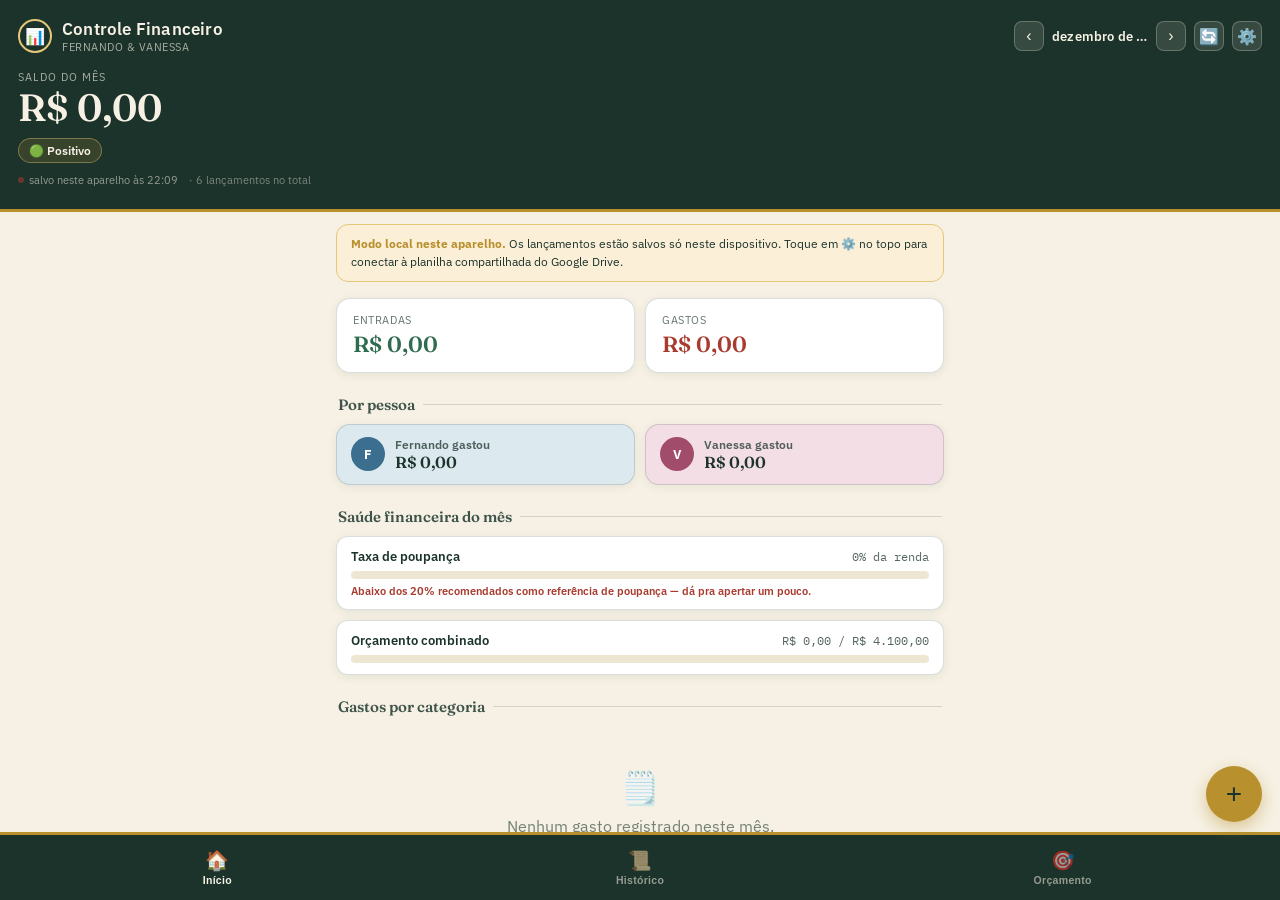
<file: index (1).html>
<!DOCTYPE html>
<html lang="pt-BR">
<head>
<meta charset="UTF-8">
<meta name="viewport" content="width=device-width, initial-scale=1.0, viewport-fit=cover, maximum-scale=1.0">
<title>Controle Financeiro · Fernando & Vanessa</title>

<!-- Ícone e comportamento de app na tela de início -->
<meta name="apple-mobile-web-app-capable" content="yes">
<meta name="mobile-web-app-capable" content="yes">
<meta name="apple-mobile-web-app-status-bar-style" content="black-translucent">
<meta name="apple-mobile-web-app-title" content="Controle Financeiro">
<meta name="theme-color" content="#1C332B">
<link rel="apple-touch-icon" href="[data-uri]">
<link rel="icon" type="image/png" sizes="192x192" href="[data-uri]">
<link rel="icon" type="image/png" sizes="512x512" href="[data-uri]">
<link rel="manifest" href="[data-uri]">

<link rel="preconnect" href="https://fonts.googleapis.com">
<link href="https://fonts.googleapis.com/css2?family=Fraunces:wght@400;500;600;700&family=IBM+Plex+Sans:wght@400;500;600;700&family=IBM+Plex+Mono:wght@500;600&display=swap" rel="stylesheet">
<style>
  :root{
    --paper:#F6F1E4;
    --paper-2:#EDE6D3;
    --ink:#1C332B;
    --ink-soft:#3E5349;
    --gold:#B8902E;
    --gold-soft:#E4C878;
    --fernando:#3B6E8F;
    --fernando-soft:#DCE9EF;
    --vanessa:#A14C6B;
    --vanessa-soft:#F3DEE6;
    --good:#2F6B4F;
    --bad:#A83A2E;
    --line: rgba(28,51,43,0.16);
    --shadow: 0 2px 10px rgba(28,51,43,0.08);
  }
  *{box-sizing:border-box;-webkit-tap-highlight-color:transparent;}
  html,body{margin:0;padding:0; height:100%; overscroll-behavior:none;}
  body{
    background:var(--paper);
    color:var(--ink);
    font-family:'IBM Plex Sans', sans-serif;
    height:100vh;
    height:100dvh;
    display:flex;
    flex-direction:column;
    overflow:hidden;
  }
  .display{font-family:'Fraunces', serif;}
  .mono{font-family:'IBM Plex Mono', monospace;}

  /* Header */
  header.top{
    flex:0 0 auto;
    position:relative; z-index:20;
    background:var(--ink);
    color:var(--paper);
    padding:18px 18px 22px;
    border-bottom: 3px solid var(--gold);
  }
  .top-row{display:flex; align-items:center; justify-content:space-between; gap:10px;}
  .brand{display:flex; align-items:center; gap:10px;}
  .stamp{
    width:34px; height:34px; border-radius:50%;
    border:2px solid var(--gold-soft);
    display:flex; align-items:center; justify-content:center;
    font-size:16px;
  }
  .brand-text .title{font-size:17px; font-weight:600; letter-spacing:.2px;}
  .brand-text .subtitle{font-size:11px; opacity:.65; letter-spacing:.5px; text-transform:uppercase;}

  .month-nav{display:flex; align-items:center; gap:8px;}
  .month-nav button{
    background:rgba(246,241,228,0.12); color:var(--paper); border:1px solid rgba(246,241,228,0.25);
    width:30px; height:30px; border-radius:8px; font-size:16px; cursor:pointer;
  }
  .month-label{font-size:12.5px; width:96px; flex-shrink:0; text-align:center; font-weight:600; letter-spacing:.2px; white-space:nowrap; overflow:hidden; text-overflow:ellipsis;}

  .refresh-btn{
    background:rgba(246,241,228,0.12); color:var(--paper); border:1px solid rgba(246,241,228,0.25);
    width:30px; height:30px; border-radius:8px; font-size:15px; cursor:pointer;
    display:flex; align-items:center; justify-content:center; flex-shrink:0;
  }
  .refresh-btn .ic{display:inline-block; transition:transform .2s;}
  .refresh-btn.spinning .ic{animation:spin .7s linear infinite;}
  @keyframes spin{from{transform:rotate(0deg);} to{transform:rotate(360deg);}}
  .sync-line{font-size:10.5px; opacity:.55; margin-top:10px; display:flex; align-items:center; gap:5px;}
  .sync-dot{width:6px; height:6px; border-radius:50%; background:var(--good); flex-shrink:0;}

  .balance-block{margin-top:16px;}
  .balance-label{font-size:11px; text-transform:uppercase; letter-spacing:1px; opacity:.65;}
  .balance-value{font-family:'Fraunces',serif; font-size:38px; font-weight:600; line-height:1.15; margin-top:2px;}
  .balance-value.neg{color:#E8A79A;}
  .status-chip{
    display:inline-flex; align-items:center; gap:6px;
    margin-top:8px; padding:4px 10px; border-radius:20px;
    background:rgba(184,144,46,0.18); border:1px solid rgba(228,200,120,0.4);
    font-size:12px; font-weight:600;
  }

  /* Content container */
  main{
    flex:1 1 auto; overflow-y:auto; -webkit-overflow-scrolling:touch; overscroll-behavior-y:contain;
    padding:16px; padding-bottom:32px; max-width:640px; width:100%; margin:0 auto;
  }
  .section-title{
    font-family:'Fraunces', serif; font-size:15px; font-weight:600;
    color:var(--ink-soft); margin: 22px 2px 10px; display:flex; align-items:center; gap:8px;
  }
  .section-title .rule{flex:1; height:1px; background:var(--line);}

  .grid2{display:grid; grid-template-columns:1fr 1fr; gap:10px;}
  .card{
    background:#fff; border-radius:14px; padding:14px 16px;
    box-shadow:var(--shadow); border:1px solid var(--line);
  }
  .card .k{font-size:11px; text-transform:uppercase; letter-spacing:.6px; color:var(--ink-soft); opacity:.8;}
  .card .v{font-family:'Fraunces',serif; font-size:22px; font-weight:600; margin-top:3px;}
  .card.in .v{color:var(--good);}
  .card.out .v{color:var(--bad);}

  .person-row{display:flex; gap:10px; margin-top:2px;}
  .person-card{
    flex:1; border-radius:14px; padding:12px 14px; box-shadow:var(--shadow);
    display:flex; align-items:center; gap:10px; border:1px solid var(--line);
  }
  .avatar{width:34px; height:34px; border-radius:50%; display:flex; align-items:center; justify-content:center; font-weight:700; font-size:13px; color:#fff; flex-shrink:0;}
  .person-card.fernando{background:var(--fernando-soft);} .avatar.fernando{background:var(--fernando);}
  .person-card.vanessa{background:var(--vanessa-soft);} .avatar.vanessa{background:var(--vanessa);}
  .person-card .name{font-size:12px; font-weight:600; opacity:.75;}
  .person-card .amt{font-family:'Fraunces',serif; font-weight:600; font-size:16px;}

  .cat-list{display:flex; flex-direction:column; gap:10px;}
  .cat-item{background:#fff; border-radius:12px; padding:11px 14px; box-shadow:var(--shadow); border:1px solid var(--line);}
  .cat-top{display:flex; justify-content:space-between; align-items:baseline; font-size:13px; margin-bottom:6px;}
  .cat-top .name{font-weight:600;}
  .cat-top .nums{font-family:'IBM Plex Mono',monospace; font-size:12px; opacity:.75;}
  .bar-track{height:8px; border-radius:6px; background:var(--paper-2); overflow:hidden;}
  .bar-fill{height:100%; border-radius:6px; background:var(--gold); transition:width .3s;}
  .bar-fill.over{background:var(--bad);}
  .cat-diff{font-size:11px; margin-top:5px; font-weight:600;}
  .cat-diff.pos{color:var(--good);} .cat-diff.neg{color:var(--bad);}

  /* Transactions list */
  .tx-list{display:flex; flex-direction:column; gap:8px;}
  .tx-item{
    background:#fff; border-radius:12px; padding:11px 14px; box-shadow:var(--shadow);
    display:flex; align-items:center; gap:12px; border:1px solid var(--line);
  }
  .tx-icon{
    width:38px; height:38px; border-radius:10px; flex-shrink:0;
    display:flex; align-items:center; justify-content:center; font-size:17px;
  }
  .tx-icon.in{background:#DCEFE3;} .tx-icon.out{background:#F6DEDA;}
  .tx-mid{flex:1; min-width:0;}
  .tx-mid .l1{font-size:13.5px; font-weight:600; white-space:nowrap; overflow:hidden; text-overflow:ellipsis;}
  .tx-mid .l2{font-size:11.5px; color:var(--ink-soft); opacity:.75; margin-top:2px;}
  .tx-val{font-family:'IBM Plex Mono',monospace; font-weight:600; font-size:14px; white-space:nowrap;}
  .tx-val.in{color:var(--good);} .tx-val.out{color:var(--bad);}
  .tx-del{background:none; border:none; color:var(--ink-soft); opacity:.4; font-size:16px; cursor:pointer; padding:4px;}
  .tx-del:active{opacity:.9;}

  .filter-row{display:flex; gap:8px; margin-bottom:12px; overflow-x:auto; padding-bottom:2px;}
  .chip{
    flex-shrink:0; padding:6px 13px; border-radius:20px; font-size:12.5px; font-weight:600;
    background:#fff; border:1px solid var(--line); color:var(--ink-soft); cursor:pointer;
  }
  .chip.active{background:var(--ink); color:var(--paper); border-color:var(--ink);}
  .quick-chips{display:flex; gap:6px; margin-top:8px; overflow-x:auto; padding-bottom:2px;}
  .quick-chips .chip{font-size:12px; padding:6px 12px;}

  .empty-state{text-align:center; padding:40px 20px; color:var(--ink-soft); opacity:.7;}
  .empty-state .big{font-size:32px; margin-bottom:8px;}

  /* Bottom nav */
  nav.bottom{
    flex:0 0 auto;
    background:var(--ink); border-top:3px solid var(--gold);
    display:flex; padding: 6px 6px calc(6px + env(safe-area-inset-bottom));
  }
  nav.bottom button{
    flex:1; background:none; border:none; color:var(--paper); opacity:.55;
    display:flex; flex-direction:column; align-items:center; gap:2px;
    padding:8px 4px; font-size:10.5px; font-weight:600; letter-spacing:.3px; cursor:pointer;
  }
  nav.bottom button .ic{font-size:19px;}
  nav.bottom button.active{opacity:1;}
  nav.bottom button.active .ic{color:var(--gold-soft);}

  .fab{
    position:fixed; right:18px; bottom:78px; z-index:25;
    width:56px; height:56px; border-radius:50%;
    background:var(--gold); color:var(--ink); border:none;
    font-size:28px; box-shadow:0 6px 16px rgba(184,144,46,0.45);
    display:flex; align-items:center; justify-content:center; cursor:pointer;
  }

  /* Modal */
  .modal-bg{
    position:fixed; inset:0; background:rgba(28,51,43,0.5); z-index:50;
    display:none; align-items:flex-end; justify-content:center;
  }
  .modal-bg.open{display:flex;}
  .modal{
    background:var(--paper); width:100%; max-width:640px; border-radius:20px 20px 0 0;
    padding:18px 18px calc(18px + env(safe-area-inset-bottom)); max-height:88vh; overflow-y:auto;
    animation: slideUp .22s ease-out;
  }
  @keyframes slideUp{from{transform:translateY(30px); opacity:0;} to{transform:translateY(0); opacity:1;}}
  .modal h3{font-family:'Fraunces',serif; margin:0 0 14px; font-size:19px;}
  .type-toggle{display:flex; gap:8px; margin-bottom:14px;}
  .type-toggle button{
    flex:1; padding:10px; border-radius:10px; border:1.5px solid var(--line); background:#fff;
    font-weight:600; font-size:13.5px; cursor:pointer; color:var(--ink-soft);
  }
  .type-toggle button.sel.in{background:#DCEFE3; border-color:var(--good); color:var(--good);}
  .type-toggle button.sel.out{background:#F6DEDA; border-color:var(--bad); color:var(--bad);}

  label{display:block; font-size:11.5px; font-weight:600; text-transform:uppercase; letter-spacing:.4px; color:var(--ink-soft); margin:12px 0 5px;}
  input,select{
    width:100%; padding:11px 12px; border-radius:10px; border:1.5px solid var(--line);
    font-size:15px; font-family:inherit; background:#fff; color:var(--ink);
  }
  input:focus,select:focus{outline:none; border-color:var(--gold);}
  .row2{display:grid; grid-template-columns:1fr 1fr; gap:10px;}
  .save-btn{
    width:100%; margin-top:18px; padding:14px; border:none; border-radius:12px;
    background:var(--ink); color:var(--paper); font-weight:700; font-size:15px; cursor:pointer;
  }
  .save-btn:active{background:var(--ink-soft);}
  .close-x{position:absolute; top:14px; right:16px; background:none; border:none; font-size:20px; color:var(--ink-soft); cursor:pointer;}
  .modal{position:relative;}

  .toast{
    position:fixed; bottom:150px; left:50%; transform:translateX(-50%);
    background:var(--ink); color:var(--paper); padding:10px 18px; border-radius:20px;
    font-size:13px; font-weight:600; z-index:60; opacity:0; pointer-events:none;
    transition:opacity .25s, transform .25s;
  }
  .toast.show{opacity:1; transform:translateX(-50%) translateY(-8px);}

  .info-note{font-size:11.5px; color:var(--ink-soft); opacity:.7; text-align:center; margin:18px 6px 4px; line-height:1.5;}

  .sync-banner{
    display:none; flex:0 0 auto; background:#FCEFD8; border:1px solid var(--gold-soft); color:var(--ink);
    border-radius:12px; padding:10px 14px; font-size:12px; line-height:1.5;
    margin:12px 16px 0; max-width:608px; margin-left:auto; margin-right:auto;
  }
  .sync-banner b{color:var(--gold);}
</style>
</head>
<body>

<header class="top">
  <div class="top-row">
    <div class="brand">
      <div class="stamp">📊</div>
      <div class="brand-text">
        <div class="title">Controle Financeiro</div>
        <div class="subtitle">Fernando & Vanessa</div>
      </div>
    </div>
    <div class="month-nav">
      <button onclick="changeMonth(-1)">‹</button>
      <div class="month-label" id="monthLabel">—</div>
      <button onclick="changeMonth(1)">›</button>
      <button class="refresh-btn" id="refreshBtn" onclick="refreshData()" title="Atualizar dados"><span class="ic">🔄</span></button>
      <button class="refresh-btn" onclick="openSettings()" title="Configurar sincronização"><span class="ic">⚙️</span></button>
    </div>
  </div>
  <div class="balance-block">
    <div class="balance-label">Saldo do mês</div>
    <div class="balance-value" id="balanceValue">R$ 0,00</div>
    <div class="status-chip" id="statusChip">—</div>
    <div class="sync-line"><span class="sync-dot" id="syncDot"></span><span id="syncLabel">sincronizando…</span><span id="syncCount" style="margin-left:6px; opacity:.8;"></span></div>
  </div>
</header>

<div class="sync-banner" id="syncBanner"><b>Modo local neste aparelho.</b> Não foi possível conectar à sincronização compartilhada — os lançamentos estão sendo salvos só neste celular. Para sincronizar com o outro celular, abram o app pelo mesmo link do Claude nos dois aparelhos.</div>

<main id="mainContent"></main>

<button class="fab" onclick="openModal()">+</button>

<nav class="bottom">
  <button class="navbtn active" data-tab="resumo" onclick="switchTab('resumo')"><span class="ic">🏠</span>Início</button>
  <button class="navbtn" data-tab="historico" onclick="switchTab('historico')"><span class="ic">📜</span>Histórico</button>
  <button class="navbtn" data-tab="orcamento" onclick="switchTab('orcamento')"><span class="ic">🎯</span>Orçamento</button>
</nav>

<div class="modal-bg" id="modalBg" onclick="if(event.target===this)closeModal()">
  <div class="modal">
    <button class="close-x" onclick="closeModal()">✕</button>
    <h3>Novo lançamento</h3>
    <div class="type-toggle">
      <button type="button" id="btnTypeOut" class="sel out" onclick="setTxType('gasto')">💸 Gasto</button>
      <button type="button" id="btnTypeIn" onclick="setTxType('entrada')">💰 Entrada</button>
    </div>

    <label>Data</label>
    <input type="date" id="fData">

    <div class="row2">
      <div>
        <label>Valor (R$)</label>
        <input type="number" id="fValor" placeholder="0,00" step="0.01" inputmode="decimal">
      </div>
      <div>
        <label>Pessoa</label>
        <select id="fPessoa">
          <option value="FERNANDO">Fernando</option>
          <option value="VANESSA">Vanessa</option>
        </select>
      </div>
    </div>
    <div class="quick-chips" id="quickChips">
      <div class="chip" onclick="setQuickValor(20)">R$ 20</div>
      <div class="chip" onclick="setQuickValor(50)">R$ 50</div>
      <div class="chip" onclick="setQuickValor(100)">R$ 100</div>
      <div class="chip" onclick="setQuickValor(200)">R$ 200</div>
      <div class="chip" onclick="setQuickValor(500)">R$ 500</div>
    </div>

    <div id="gastoFields">
      <label>Categoria</label>
      <select id="fCategoria"></select>
      <div class="row2">
        <div>
          <label>Forma de pagamento</label>
          <select id="fForma">
            <option>Pix</option><option>Débito</option><option>Crédito</option><option>Dinheiro</option>
          </select>
        </div>
        <div>
          <label>Tipo</label>
          <select id="fTipoGasto">
            <option>Necessário</option><option>Supérfluo</option>
          </select>
        </div>
      </div>
    </div>

    <div id="entradaFields" style="display:none;">
      <label>Tipo de entrada</label>
      <select id="fTipoEntrada">
        <option>Salário</option><option>Delegada</option><option>Dejem</option><option>Bônus</option><option>Outro</option>
      </select>
    </div>

    <label>Descrição (opcional)</label>
    <input type="text" id="fDescricao" placeholder="Ex: Supermercado, freelance...">

    <button class="save-btn" onclick="saveTransaction()">Salvar lançamento</button>
  </div>
</div>

<div class="toast" id="toast"></div>

<div class="modal-bg" id="settingsBg" onclick="if(event.target===this)closeSettings()">
  <div class="modal">
    <button class="close-x" onclick="closeSettings()">✕</button>
    <h3>Sincronização entre os celulares</h3>
    <div class="info-note" style="margin-top:0; text-align:left;">
      Cole aqui o link do "Web App" do Google Apps Script conectado à planilha de vocês no Drive. Faça isso em cada aparelho (seu celular, o da Vanessa e o notebook) usando a mesma URL.
    </div>
    <label>Link do Apps Script (Web App URL)</label>
    <input type="text" id="fApiUrl" placeholder="https://script.google.com/macros/s/.../exec">
    <div class="row2" style="margin-top:12px;">
      <button class="save-btn" style="margin-top:0;" onclick="testConnection()">Testar conexão</button>
      <button class="save-btn" style="margin-top:0; background:var(--good);" onclick="saveApiUrl()">Salvar</button>
    </div>
    <div class="info-note" id="connStatus"></div>
    <div class="info-note" style="text-align:left; border-top:1px solid var(--line); padding-top:12px; margin-top:14px;">
      <b>Como conferir se está sincronizando de verdade:</b><br>
      Repare no textinho embaixo do saldo, no topo do app ("• X lançamentos no total"). Lance algo em um celular, atualize (🔄) no outro, e veja se o número de lançamentos fica igual nos dois. Bolinha verde = conectado à planilha compartilhada. Bolinha vermelha = salvando só neste aparelho.
    </div>
  </div>
</div>

<script>
const CATEGORIAS = ["Moradia","Alimentação","Transporte","Saúde","Lazer","Educação","Outros","Combustível","Pedágio","Reserva"];
const PERSON_LABEL = {FERNANDO:"Fernando", VANESSA:"Vanessa"};

let entradas = [];
let gastos = [];
let orcamento = {};
let currentTab = 'resumo';
let txType = 'gasto';
let historicoFilter = 'todos';
let viewDate = new Date();

function uid(){ return Date.now().toString(36)+Math.random().toString(36).slice(2,7); }
function brl(n){ n = Number(n)||0; return n.toLocaleString('pt-BR',{style:'currency',currency:'BRL'}); }
function showToast(msg){
  const t = document.getElementById('toast');
  t.textContent = msg; t.classList.add('show');
  setTimeout(()=>t.classList.remove('show'), 1800);
}

async function loadAll(){
  entradas = await storageGet('entradas');
  gastos = await storageGet('gastos');
  orcamento = await storageGet('orcamento');

  if(entradas===null){
    entradas = [
      {id:uid(), data:"2026-04-01", tipo:"Salário", descricao:"", valor:6000, pessoa:"FERNANDO"},
      {id:uid(), data:"2026-04-01", tipo:"Salário", descricao:"", valor:5500, pessoa:"VANESSA"},
      {id:uid(), data:"2026-04-01", tipo:"Delegada", descricao:"", valor:1000, pessoa:"FERNANDO"}
    ];
    await storageSet('entradas', entradas);
  }
  if(gastos===null){
    gastos = [
      {id:uid(), data:"2026-04-05", categoria:"Alimentação", descricao:"", valor:1300, pessoa:"VANESSA", forma:"Crédito", tipoGasto:"Necessário"},
      {id:uid(), data:"2026-04-06", categoria:"Transporte", descricao:"", valor:200, pessoa:"FERNANDO", forma:"Crédito", tipoGasto:"Necessário"},
      {id:uid(), data:"2026-06-01", categoria:"Saúde", descricao:"", valor:1300, pessoa:"VANESSA", forma:"Pix", tipoGasto:"Necessário"}
    ];
    await storageSet('gastos', gastos);
  }
  if(orcamento===null){
    orcamento = {Moradia:1500, "Alimentação":800, Transporte:600, "Saúde":300, Lazer:400, "Educação":200, Outros:300, Combustível:0, "Pedágio":0, Reserva:0};
    await storageSet('orcamento', orcamento);
  }
  updateSyncBanner();
}

// ====== CONFIGURAÇÃO DA PLANILHA COMPARTILHADA (Google Sheets via Apps Script) ======
// Se vocês seguiram o passo a passo, cole a URL do Web App diretamente aqui. Assim, ao copiar
// este mesmo arquivo .html para o celular da Vanessa e para o notebook, os três já saem sincronizados
// sem precisar configurar nada em cada aparelho.
const API_URL_DEFAULT = "";

function getApiUrl(){
  try{
    const saved = localStorage.getItem('livrocaixa_api_url');
    if(saved) return saved;
  }catch(err){}
  return (API_URL_DEFAULT && API_URL_DEFAULT.trim().startsWith('http')) ? API_URL_DEFAULT.trim() : null;
}

async function apiGet(key){
  const url = getApiUrl();
  if(!url) return undefined; // sem API configurada
  try{
    const res = await fetch(url + '?key=' + encodeURIComponent(key), {method:'GET'});
    if(!res.ok) return undefined;
    const data = await res.json();
    return (data && data.value) ? JSON.parse(data.value) : null;
  }catch(err){ return undefined; }
}

async function apiSet(key, val){
  const url = getApiUrl();
  if(!url) return false;
  try{
    const res = await fetch(url, {
      method:'POST',
      headers:{'Content-Type':'text/plain;charset=utf-8'},
      body: JSON.stringify({key, value: JSON.stringify(val)})
    });
    return res.ok;
  }catch(err){ return false; }
}

// syncMode: 'sheets' (Google Sheets via Apps Script), 'claude' (storage do artefato Claude), 'local' (só neste aparelho)
let syncMode = 'local';
function hasSharedStorage(){ return typeof window.storage !== 'undefined' && window.storage !== null; }

async function storageGet(key){
  const viaApi = await apiGet(key);
  if(viaApi !== undefined){ syncMode = 'sheets'; return viaApi; }

  if(hasSharedStorage()){
    try{
      const r = await window.storage.get(key, true);
      syncMode = 'claude';
      return r ? JSON.parse(r.value) : null;
    }catch(err){ /* segue para localStorage */ }
  }

  syncMode = 'local';
  try{
    const raw = localStorage.getItem('livrocaixa_'+key);
    return raw ? JSON.parse(raw) : null;
  }catch(err){ return null; }
}

async function storageSet(key, val){
  const url = getApiUrl();
  if(url){
    const ok = await apiSet(key, val);
    if(ok){ syncMode = 'sheets'; return true; }
  }
  if(hasSharedStorage()){
    try{
      await window.storage.set(key, JSON.stringify(val), true);
      syncMode = 'claude';
      return true;
    }catch(err){ /* segue para localStorage */ }
  }
  syncMode = 'local';
  try{
    localStorage.setItem('livrocaixa_'+key, JSON.stringify(val));
    return true;
  }catch(err){ return false; }
}

function updateSyncBanner(){
  const b = document.getElementById('syncBanner');
  if(!b) return;
  if(syncMode==='local'){
    b.style.display = 'block';
    b.innerHTML = '<b>Modo local neste aparelho.</b> Os lançamentos estão salvos só neste dispositivo. Toque em ⚙️ no topo para conectar à planilha compartilhada do Google Drive.';
  } else {
    b.style.display = 'none';
  }
}

function openSettings(){
  document.getElementById('fApiUrl').value = getApiUrl() || '';
  document.getElementById('connStatus').textContent = '';
  document.getElementById('settingsBg').classList.add('open');
}
function closeSettings(){ document.getElementById('settingsBg').classList.remove('open'); }

async function testConnection(){
  const url = document.getElementById('fApiUrl').value.trim();
  const status = document.getElementById('connStatus');
  status.textContent = 'Testando…';
  if(!url){ status.textContent = 'Cole a URL do Web App antes de testar.'; return; }
  try{
    const res = await fetch(url + '?key=orcamento', {method:'GET'});
    if(res.ok){ status.textContent = '✅ Conectado com sucesso à planilha!'; }
    else{ status.textContent = '⚠️ A URL respondeu, mas com erro (status '+res.status+'). Confira o deploy do Apps Script.'; }
  }catch(err){ status.textContent = '❌ Não consegui conectar. Confira se a URL termina em /exec e se o deploy está com acesso "Qualquer pessoa".'; }
}

async function saveApiUrl(){
  const url = document.getElementById('fApiUrl').value.trim();
  try{
    if(url) localStorage.setItem('livrocaixa_api_url', url);
    else localStorage.removeItem('livrocaixa_api_url');
  }catch(err){}
  closeSettings();
  showToast('Configuração salva. Sincronizando…');
  await refreshData();
}

async function persist(key, val){
  const ok = await storageSet(key, val);
  if(!ok) showToast('Erro ao salvar. Tente novamente.');
  updateSyncBanner();
}

// Antes de gravar, busca a versão mais recente salva (caso o outro celular tenha lançado algo há poucos segundos),
// evitando que uma gravação sobrescreva o lançamento do outro.
async function fetchLatest(key, fallback){
  const v = await storageGet(key);
  return v===null ? fallback : v;
}

function updateSyncLabel(){
  const el = document.getElementById('syncLabel');
  if(!el) return;
  const now = new Date();
  const hora = now.toLocaleTimeString('pt-BR',{hour:'2-digit',minute:'2-digit'});
  const prefix = syncMode==='sheets' ? 'sincronizado (Google Sheets) às '
    : syncMode==='claude' ? 'sincronizado (Claude) às '
    : 'salvo neste aparelho às ';
  el.textContent = prefix + hora;

  const dot = document.getElementById('syncDot');
  if(dot) dot.style.background = syncMode==='local' ? 'var(--bad)' : 'var(--good)';

  const countEl = document.getElementById('syncCount');
  if(countEl){
    const total = (Array.isArray(entradas)?entradas.length:0) + (Array.isArray(gastos)?gastos.length:0);
    countEl.textContent = '· ' + total + ' lançamentos no total';
  }
}

let isRefreshing = false;
async function refreshData(silent){
  if(isRefreshing) return;
  isRefreshing = true;
  const btn = document.getElementById('refreshBtn');
  if(btn) btn.classList.add('spinning');
  try{
    await loadAll();
    render();
    updateSyncLabel();
    if(!silent) showToast('Dados atualizados!');
  } finally {
    isRefreshing = false;
    if(btn) btn.classList.remove('spinning');
  }
}

// Mantém os dois celulares em dia: ao voltar pro app ou trocar de aba, busca a versão mais recente sem precisar tocar em nada
document.addEventListener('visibilitychange', ()=>{ if(document.visibilityState==='visible') refreshData(true); });
window.addEventListener('focus', ()=>refreshData(true));
window.addEventListener('pageshow', ()=>refreshData(true));

function monthKey(d){ return d.toISOString().slice(0,7); }
function inCurrentMonth(dateStr){ return (dateStr||'').slice(0,7) === monthKey(viewDate); }

function changeMonth(delta){
  viewDate.setMonth(viewDate.getMonth()+delta);
  render();
}

function switchTab(tab){
  currentTab = tab;
  document.querySelectorAll('.navbtn').forEach(b=>b.classList.toggle('active', b.dataset.tab===tab));
  render();
}

function setTxType(t){
  txType = t;
  document.getElementById('btnTypeOut').classList.toggle('sel', t==='gasto');
  document.getElementById('btnTypeIn').classList.toggle('sel', t==='entrada');
  document.getElementById('gastoFields').style.display = t==='gasto' ? 'block':'none';
  document.getElementById('entradaFields').style.display = t==='entrada' ? 'block':'none';
}

function setQuickValor(v){
  document.getElementById('fValor').value = v;
  document.querySelectorAll('#quickChips .chip').forEach(c=>c.classList.toggle('active', c.textContent.trim()==='R$ '+v));
}

function openModal(){
  const catSel = document.getElementById('fCategoria');
  catSel.innerHTML = CATEGORIAS.map(c=>`<option>${c}</option>`).join('');
  document.getElementById('fData').value = new Date().toISOString().slice(0,10);
  document.getElementById('fValor').value = '';
  document.getElementById('fDescricao').value = '';
  document.querySelectorAll('#quickChips .chip').forEach(c=>c.classList.remove('active'));
  setTxType('gasto');
  document.getElementById('modalBg').classList.add('open');
}
function closeModal(){ document.getElementById('modalBg').classList.remove('open'); }

async function saveTransaction(){
  const valor = parseFloat(document.getElementById('fValor').value);
  const data = document.getElementById('fData').value;
  const pessoa = document.getElementById('fPessoa').value;
  if(!data || !valor || valor<=0){ showToast('Preencha data e valor.'); return; }

  const saveBtn = document.querySelector('.save-btn');
  if(saveBtn){ saveBtn.disabled = true; saveBtn.textContent = 'Salvando…'; }

  if(txType==='gasto'){
    gastos = await fetchLatest('gastos', gastos);
    gastos.push({
      id:uid(), data, categoria:document.getElementById('fCategoria').value,
      descricao:document.getElementById('fDescricao').value, valor, pessoa,
      forma:document.getElementById('fForma').value, tipoGasto:document.getElementById('fTipoGasto').value
    });
    await persist('gastos', gastos);
  } else {
    entradas = await fetchLatest('entradas', entradas);
    entradas.push({
      id:uid(), data, tipo:document.getElementById('fTipoEntrada').value,
      descricao:document.getElementById('fDescricao').value, valor, pessoa
    });
    await persist('entradas', entradas);
  }
  if(saveBtn){ saveBtn.disabled = false; saveBtn.textContent = 'Salvar lançamento'; }
  updateSyncLabel();
  closeModal();
  showToast('Lançamento salvo!');
  render();
}

async function deleteTx(kind, id){
  if(kind==='gasto'){
    gastos = await fetchLatest('gastos', gastos);
    gastos = gastos.filter(x=>x.id!==id);
    await persist('gastos', gastos);
  } else {
    entradas = await fetchLatest('entradas', entradas);
    entradas = entradas.filter(x=>x.id!==id);
    await persist('entradas', entradas);
  }
  updateSyncLabel();
  render();
}

async function updateLimite(cat, val){
  orcamento = await fetchLatest('orcamento', orcamento);
  orcamento[cat] = parseFloat(val)||0;
  await persist('orcamento', orcamento);
  updateSyncLabel();
  render();
}

function computeMonthData(){
  const ent = Array.isArray(entradas) ? entradas : [];
  const gas = Array.isArray(gastos) ? gastos : [];
  const entMes = ent.filter(e=>inCurrentMonth(e.data));
  const gasMes = gas.filter(g=>inCurrentMonth(g.data));
  const totalEnt = entMes.reduce((s,e)=>s+Number(e.valor||0),0);
  const totalGas = gasMes.reduce((s,g)=>s+Number(g.valor||0),0);
  const saldo = totalEnt - totalGas;
  const porCategoria = {};
  CATEGORIAS.forEach(c=>porCategoria[c]=0);
  gasMes.forEach(g=>{ porCategoria[g.categoria] = (porCategoria[g.categoria]||0) + Number(g.valor||0); });
  const porPessoaGasto = {FERNANDO:0, VANESSA:0};
  gasMes.forEach(g=>{ if(porPessoaGasto[g.pessoa]===undefined) porPessoaGasto[g.pessoa]=0; porPessoaGasto[g.pessoa]+=Number(g.valor||0); });
  const porPessoaEntrada = {FERNANDO:0, VANESSA:0};
  entMes.forEach(e=>{ if(porPessoaEntrada[e.pessoa]===undefined) porPessoaEntrada[e.pessoa]=0; porPessoaEntrada[e.pessoa]+=Number(e.valor||0); });

  const orc = orcamento || {};
  const necessario = gasMes.filter(g=>g.tipoGasto!=='Supérfluo').reduce((s,g)=>s+Number(g.valor||0),0);
  const superfluo = gasMes.filter(g=>g.tipoGasto==='Supérfluo').reduce((s,g)=>s+Number(g.valor||0),0);
  const taxaPoupanca = totalEnt>0 ? (saldo/totalEnt)*100 : 0;
  const limiteTotal = CATEGORIAS.reduce((s,c)=>s+Number(orc[c]||0),0);

  return {entMes, gasMes, totalEnt, totalGas, saldo, porCategoria, porPessoaGasto, porPessoaEntrada,
    necessario, superfluo, taxaPoupanca, limiteTotal};
}

function render(){
 try{
  document.getElementById('monthLabel').textContent =
    viewDate.toLocaleDateString('pt-BR',{month:'long', year:'numeric'});

  const d = computeMonthData();
  const balEl = document.getElementById('balanceValue');
  balEl.textContent = brl(d.saldo);
  balEl.classList.toggle('neg', d.saldo<0);
  const chip = document.getElementById('statusChip');
  chip.textContent = d.saldo>=0 ? '🟢 Positivo' : '🔴 Atenção, saldo negativo';

  const main = document.getElementById('mainContent');
  if(currentTab==='resumo') main.innerHTML = renderResumo(d);
  else if(currentTab==='historico') main.innerHTML = renderHistorico(d);
  else main.innerHTML = renderOrcamento(d);

  if(currentTab==='orcamento'){
    CATEGORIAS.forEach(c=>{
      const inp = document.getElementById('lim_'+c);
      if(inp) inp.addEventListener('change', e=>updateLimite(c, e.target.value));
    });
  }
 }catch(err){
   console.error('Erro ao renderizar:', err);
   document.getElementById('mainContent').innerHTML =
     `<div class="empty-state"><div class="big">⚠️</div>Algo deu errado ao carregar os dados.<br>Toque em 🔄 no topo para tentar de novo.</div>`;
 }
}

function renderResumo(d){
  return `
    <div class="grid2">
      <div class="card in"><div class="k">Entradas</div><div class="v">${brl(d.totalEnt)}</div></div>
      <div class="card out"><div class="k">Gastos</div><div class="v">${brl(d.totalGas)}</div></div>
    </div>

    <div class="section-title">Por pessoa<span class="rule"></span></div>
    <div class="person-row">
      <div class="person-card fernando">
        <div class="avatar fernando">F</div>
        <div><div class="name">Fernando gastou</div><div class="amt">${brl(d.porPessoaGasto.FERNANDO||0)}</div></div>
      </div>
      <div class="person-card vanessa">
        <div class="avatar vanessa">V</div>
        <div><div class="name">Vanessa gastou</div><div class="amt">${brl(d.porPessoaGasto.VANESSA||0)}</div></div>
      </div>
    </div>

    <div class="section-title">Saúde financeira do mês<span class="rule"></span></div>
    <div class="cat-item">
      <div class="cat-top"><span class="name">Taxa de poupança</span><span class="nums">${d.taxaPoupanca.toFixed(0)}% da renda</span></div>
      <div class="bar-track"><div class="bar-fill ${d.taxaPoupanca<0?'over':''}" style="width:${Math.max(0,Math.min(100,d.taxaPoupanca))}%"></div></div>
      <div class="cat-diff ${d.taxaPoupanca>=20?'pos':'neg'}">${
        d.taxaPoupanca>=20
          ? 'Ótimo: acima da meta clássica de guardar 20% da renda.'
          : d.taxaPoupanca>=0
            ? 'Abaixo dos 20% recomendados como referência de poupança — dá pra apertar um pouco.'
            : 'Vocês gastaram mais do que entrou neste mês. Vale revisar os gastos supérfluos abaixo.'
      }</div>
    </div>
    ${d.totalGas>0 ? `
    <div class="cat-item" style="margin-top:10px;">
      <div class="cat-top"><span class="name">Essencial vs. supérfluo</span><span class="nums">${brl(d.necessario)} · ${brl(d.superfluo)}</span></div>
      <div class="bar-track"><div class="bar-fill" style="width:${(d.necessario/d.totalGas)*100}%; background:var(--good);"></div></div>
      <div class="cat-diff pos">${((d.superfluo/d.totalGas)*100).toFixed(0)}% dos gastos foram supérfluos${(d.superfluo/d.totalGas)>0.3 ? ' — bem acima da referência de ~30% (regra 50/30/20)' : ''}</div>
    </div>` : ''}
    ${d.limiteTotal>0 ? `
    <div class="cat-item" style="margin-top:10px;">
      <div class="cat-top"><span class="name">Orçamento combinado</span><span class="nums">${brl(d.totalGas)} / ${brl(d.limiteTotal)}</span></div>
      <div class="bar-track"><div class="bar-fill ${d.totalGas>d.limiteTotal?'over':''}" style="width:${Math.min(100,(d.totalGas/d.limiteTotal)*100)}%"></div></div>
    </div>` : ''}

    <div class="section-title">Gastos por categoria<span class="rule"></span></div>
    <div class="cat-list">
      ${CATEGORIAS.filter(c=>d.porCategoria[c]>0).length ? CATEGORIAS.filter(c=>d.porCategoria[c]>0).map(c=>{
        const gasto = d.porCategoria[c]||0;
        const lim = orcamento[c]||0;
        const pct = lim>0 ? Math.min(100,(gasto/lim)*100) : (gasto>0?100:0);
        const over = lim>0 && gasto>lim;
        return `<div class="cat-item">
          <div class="cat-top"><span class="name">${c}</span><span class="nums">${brl(gasto)}${lim>0? ' / '+brl(lim):''}</span></div>
          <div class="bar-track"><div class="bar-fill ${over?'over':''}" style="width:${pct}%"></div></div>
        </div>`;
      }).join('') : `<div class="empty-state"><div class="big">🗒️</div>Nenhum gasto registrado neste mês.</div>`}
    </div>
  `;
}

function renderHistorico(d){
  let items = [];
  entradas.forEach(e=>items.push({kind:'entrada', ...e}));
  gastos.forEach(g=>items.push({kind:'gasto', ...g}));
  items = items.filter(i=>inCurrentMonth(i.data));
  if(historicoFilter==='entradas') items = items.filter(i=>i.kind==='entrada');
  if(historicoFilter==='gastos') items = items.filter(i=>i.kind==='gasto');
  items.sort((a,b)=> (b.data||'').localeCompare(a.data||''));

  const rows = items.map(i=>{
    const isIn = i.kind==='entrada';
    const dataFmt = i.data ? new Date(i.data+'T00:00:00').toLocaleDateString('pt-BR',{day:'2-digit',month:'2-digit'}) : '—';
    const titulo = isIn ? (i.tipo||'Entrada') : (i.categoria||'Gasto');
    const sub = [dataFmt, PERSON_LABEL[i.pessoa]||i.pessoa, !isIn ? i.forma : null, i.descricao||null].filter(Boolean).join(' · ');
    return `<div class="tx-item">
      <div class="tx-icon ${isIn?'in':'out'}">${isIn?'💰':'💸'}</div>
      <div class="tx-mid"><div class="l1">${titulo}</div><div class="l2">${sub}</div></div>
      <div class="tx-val ${isIn?'in':'out'}">${isIn?'+':'-'} ${brl(i.valor)}</div>
      <button class="tx-del" onclick="deleteTx('${i.kind}','${i.id}')">✕</button>
    </div>`;
  }).join('');

  return `
    <div class="filter-row">
      <div class="chip ${historicoFilter==='todos'?'active':''}" onclick="setHistFilter('todos')">Todos</div>
      <div class="chip ${historicoFilter==='entradas'?'active':''}" onclick="setHistFilter('entradas')">Entradas</div>
      <div class="chip ${historicoFilter==='gastos'?'active':''}" onclick="setHistFilter('gastos')">Gastos</div>
    </div>
    <div class="tx-list">
      ${items.length ? rows : `<div class="empty-state"><div class="big">📭</div>Nada por aqui neste mês.<br>Toque no + para lançar.</div>`}
    </div>
  `;
}
function setHistFilter(f){ historicoFilter=f; render(); }

function renderOrcamento(d){
  const rows = CATEGORIAS.map(c=>{
    const lim = orcamento[c]||0;
    const gasto = d.porCategoria[c]||0;
    const diff = lim - gasto;
    const pct = lim>0 ? Math.min(100,(gasto/lim)*100) : (gasto>0?100:0);
    const over = lim>0 && gasto>lim;
    return `<div class="cat-item">
      <div class="cat-top"><span class="name">${c}</span><span class="nums">${brl(gasto)} gasto</span></div>
      <div class="bar-track"><div class="bar-fill ${over?'over':''}" style="width:${pct}%"></div></div>
      <div class="cat-diff ${diff>=0?'pos':'neg'}">${diff>=0? 'Sobra '+brl(diff) : 'Estourou '+brl(Math.abs(diff))}</div>
      <label style="margin-top:10px;">Limite mensal</label>
      <input type="number" id="lim_${c}" value="${lim}" step="10" inputmode="decimal">
    </div>`;
  }).join('');
  return `<div class="section-title">Planejamento por categoria<span class="rule"></span></div>
    <div class="cat-list">${rows}</div>
    <div class="info-note">Ajuste os limites conforme o combinado do mês. As mudanças são salvas automaticamente e valem para todos os meses.</div>`;
}

(async function init(){
  await loadAll();
  render();
  updateSyncLabel();
})();
</script>
</body>
</html>
</file>
